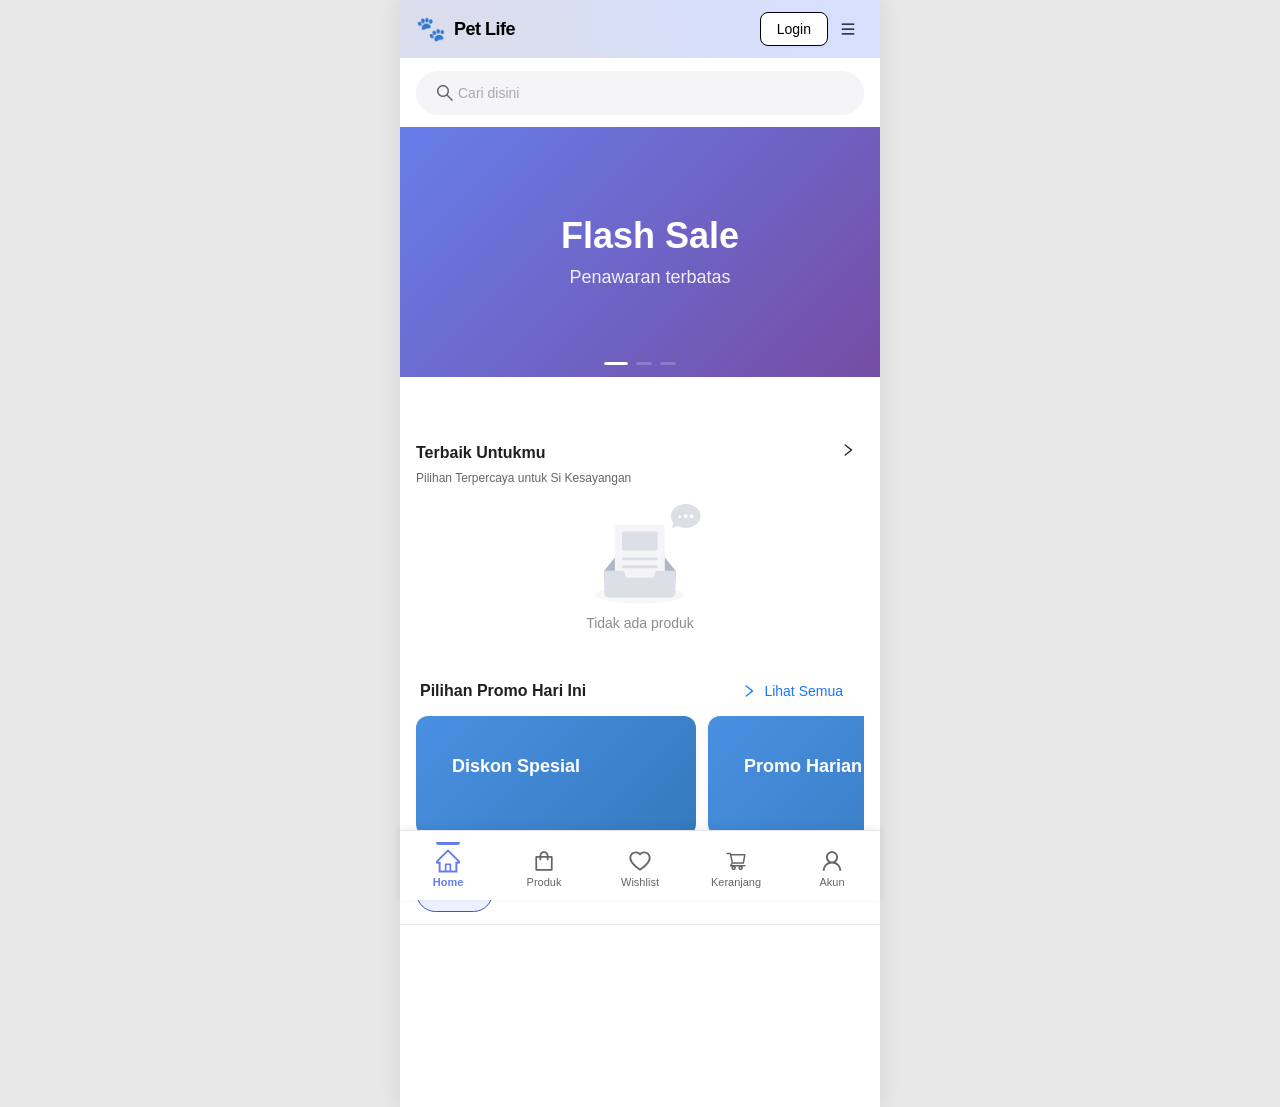
<file: index.html>
<!doctype html>
<html lang="id">
  <head>
    <meta charset="UTF-8" />
    <link rel="icon" type="image/svg+xml" href="/vite.svg" />
    <meta name="viewport" content="width=device-width, initial-scale=1.0, maximum-scale=1.0, user-scalable=no" />
    <meta name="theme-color" content="#5B4CCC" />
    <title>Petshop - Belanja Online Terpercaya</title>
    <script type="module" crossorigin src="/assets/index-BKRosAzK.js"></script>
    <link rel="stylesheet" crossorigin href="/assets/index-DHC7Kg2v.css">
  </head>
  <body>
    <div id="root"></div>
  </body>
</html>
</file>
<file: assets/index-DHC7Kg2v.css>
.search-bar-wrapper{width:100%;padding:12px 16px;background:var(--white);position:relative;z-index:88}.search-bar-input{border-radius:24px;font-size:14px;background-color:#f5f5f7;border:none;height:44px;padding:0 20px}.header-search-wrapper .search-bar-input{border-radius:20px;height:40px;background-color:#f5f5f7;border:1px solid #E8E8E8}.search-bar-input .ant-input{background-color:transparent}.search-bar-input:hover,.search-bar-input:focus,.search-bar-input.ant-input-affix-wrapper-focused{background-color:#f5f5f7;border:none;box-shadow:none}.search-bar-input .ant-input::placeholder{color:#aaa}.search-icon{color:var(--text-secondary);font-size:18px}.search-clear-icon{color:var(--text-gray);cursor:pointer;font-size:14px;transition:color .3s}.search-clear-icon:hover{color:var(--text-primary)}.search-drawer{z-index:1000!important}.search-drawer .ant-drawer-mask{background-color:#00000073}.search-drawer .ant-drawer-content-wrapper{box-shadow:none}.search-drawer .ant-drawer-content{background:var(--white)}.search-drawer-content{height:100%;display:flex;flex-direction:column}.search-drawer-header{display:flex;align-items:center;gap:12px;padding:12px 16px;background:var(--white);border-bottom:1px solid var(--border-color);position:sticky;top:0;z-index:10}.search-back-btn{flex-shrink:0;padding:4px;width:40px;height:40px;display:flex;align-items:center;justify-content:center}.search-back-btn .anticon{font-size:20px}.search-drawer-input{flex:1;border-radius:8px;font-size:14px;background-color:var(--bg-gray);border:1px solid var(--border-color)}.search-drawer-input .ant-input{background-color:transparent}.search-drawer-input:hover,.search-drawer-input:focus,.search-drawer-input.ant-input-affix-wrapper-focused{background-color:var(--white);border-color:var(--primary-color);box-shadow:0 0 0 2px #5b4ccc1a}.search-drawer-body{flex:1;overflow-y:auto;background:var(--bg-light)}.search-suggestions{background:var(--white);padding:8px 0}.search-suggestion-item{padding:12px 16px;cursor:pointer;display:flex;align-items:center;gap:12px;border-bottom:1px solid var(--border-color);transition:background-color .2s}.search-suggestion-item:hover{background-color:var(--bg-light)}.search-suggestion-item:last-child{border-bottom:none}.suggestion-icon{color:var(--text-secondary);font-size:16px;flex-shrink:0}.search-suggestion-item .ant-typography{flex:1;font-size:14px;color:var(--text-primary)}.search-suggestion-item strong{font-weight:600;color:var(--primary-color)}.suggestion-remove-icon{color:var(--text-gray);font-size:14px;flex-shrink:0;opacity:0;transition:opacity .2s,color .2s}.search-suggestion-item:hover .suggestion-remove-icon{opacity:1}.suggestion-remove-icon:hover{color:var(--text-primary)}.search-history{background:var(--white);padding:16px 0}.search-history-header{display:flex;justify-content:space-between;align-items:center;padding:0 16px 12px}.search-history-title{font-size:13px;font-weight:600;color:var(--text-secondary);text-transform:uppercase;letter-spacing:.5px}.clear-history-btn{font-size:12px;padding:0;height:auto;color:var(--primary-color)}.search-history-item{padding:12px 16px;cursor:pointer;display:flex;align-items:center;gap:12px;border-bottom:1px solid var(--border-color);transition:background-color .2s}.search-history-item:hover{background-color:var(--bg-light)}.search-history-item:last-child{border-bottom:none}.history-icon{color:var(--text-secondary);font-size:16px;flex-shrink:0}.history-text{flex:1;font-size:14px;color:var(--text-primary)}.history-remove-icon{color:var(--text-gray);font-size:14px;flex-shrink:0;opacity:0;transition:opacity .2s,color .2s}.search-history-item:hover .history-remove-icon{opacity:1}.history-remove-icon:hover{color:var(--text-primary)}.search-empty{display:flex;flex-direction:column;align-items:center;justify-content:center;padding:80px 20px;text-align:center}.search-loading{display:flex;flex-direction:column;align-items:center;justify-content:center;padding:40px 20px;gap:16px}@media (min-width: 768px){.search-drawer .ant-drawer-content-wrapper{max-width:var(--max-mobile-width);margin:0 auto}.search-bar-wrapper{max-width:var(--max-mobile-width);margin:0 auto;left:50%;transform:translate(-50%);right:auto;width:100%}}.modern-header{background:linear-gradient(77.96deg,#4658a533 15.71%,#3461fd33 87.86%);padding:0;height:auto;line-height:normal;width:100%;position:sticky;top:0;z-index:90;box-shadow:none;transition:background .3s ease,box-shadow .3s ease}.modern-header.header-scrolled{background:#4658a5;box-shadow:0 2px 8px #0000001a}.header-container{padding:0;max-width:100%}.header-top{display:flex;align-items:center;justify-content:space-between;padding:12px 16px;gap:12px}.header-left{display:flex;align-items:center;gap:12px;flex:1;min-width:0;overflow:hidden}.header-menu-btn{color:#000;padding:4px;width:36px;height:36px;display:flex;align-items:center;justify-content:center;flex-shrink:0}.header-menu-btn .anticon{font-size:20px}.header-menu-btn:hover{background-color:#485d561a;color:#000}.header-logo{display:flex;align-items:center;gap:8px;cursor:pointer;-webkit-user-select:none;user-select:none}.logo-icon{font-size:24px;line-height:1}.logo-text{color:#000;font-size:18px;font-weight:700;letter-spacing:-.5px}.header-right{display:flex;align-items:center;gap:4px;flex-shrink:0}.header-icon-btn{color:#000;padding:4px;width:36px;height:36px;display:flex;align-items:center;justify-content:center}.header-icon-btn .anticon{font-size:20px}.header-icon-btn:hover{background-color:#485d561a;color:#000}.header-avatar{cursor:pointer;border:2px solid #000000;flex-shrink:0;background-color:var(--white)}.header-login-btn{color:#000;border-color:#000;font-weight:600;height:32px;padding:0 16px;border-radius:16px}.header-login-btn:hover{background-color:#000;color:var(--white);border-color:#000}.address-bar-wrapper{background-color:#e8e6f5;padding:10px 16px;position:relative;z-index:89}.address-bar{display:flex;align-items:center;gap:8px;cursor:pointer;-webkit-user-select:none;user-select:none}.address-pin-icon{color:var(--primary-color);font-size:18px;flex-shrink:0}.address-info{flex:1;min-width:0}.address-label{font-size:13px;color:var(--text-primary);line-height:1.3}.address-location{color:var(--text-primary);font-weight:700}.address-placeholder{font-size:13px;color:var(--text-secondary);flex:1}.address-arrow{font-size:10px;color:var(--text-secondary);flex-shrink:0}.address-bar-header{display:flex;align-items:center;gap:8px;cursor:pointer;-webkit-user-select:none;user-select:none;flex:1;min-width:0;padding:4px 0}.address-pin-icon-header{color:#000;font-size:18px;flex-shrink:0}.address-info-header{flex:1;min-width:0;overflow:hidden}.address-label-header{font-size:13px;color:#000;line-height:1.3;white-space:nowrap;overflow:hidden;text-overflow:ellipsis}.address-location-header{color:#000;font-weight:700}.address-placeholder-header{font-size:13px;color:#000;opacity:.7;flex:1;white-space:nowrap;overflow:hidden;text-overflow:ellipsis}.address-arrow-header{font-size:10px;color:#000;opacity:.7;flex-shrink:0;margin-left:4px}.header-right .ant-badge{display:flex;align-items:center;justify-content:center}.header-right .ant-badge-count{background-color:#ff4757;font-size:11px;min-width:20px;height:20px;line-height:20px;padding:0 6px;border-radius:10px;box-shadow:0 0 0 2px #4658a533;font-weight:600}.header-right .ant-badge .ant-badge-count{top:2px;right:2px}.ant-dropdown-menu{border-radius:12px;box-shadow:var(--shadow-lg);padding:8px;min-width:200px}.ant-dropdown-menu-item{border-radius:8px;padding:10px 12px;font-size:14px;transition:all .2s}.ant-dropdown-menu-item:hover{background-color:var(--bg-light)}.ant-dropdown-menu-item-icon{font-size:16px;margin-right:12px}.ant-dropdown-menu-item-divider{margin:8px 0;background-color:var(--border-color)}.header-with-back{background:var(--white);box-shadow:0 2px 8px #00000014}.header-search-mode{padding:8px 16px;gap:8px}.header-back-btn{color:var(--text-primary);padding:8px;width:40px;height:40px;display:flex;align-items:center;justify-content:center;flex-shrink:0}.header-back-btn .anticon{font-size:20px}.header-back-btn:hover{background-color:var(--bg-light);color:var(--text-primary)}.header-search-wrapper{flex:1;min-width:0}.header-search-wrapper .search-bar-wrapper{padding:0;background:transparent;position:static;z-index:auto}.header-page-title{flex:1;font-size:18px;font-weight:600;color:var(--text-primary);margin:0;text-align:left}@media (min-width: 768px){.modern-header{max-width:var(--max-mobile-width);margin:0 auto}.address-bar-wrapper{max-width:var(--max-mobile-width);margin:0 auto;left:50%;transform:translate(-50%);right:auto;width:100%}}@media (max-width: 360px){.header-top{padding:10px 12px}.logo-text{font-size:16px}.header-icon-btn,.header-menu-btn{width:32px;height:32px}.header-icon-btn .anticon,.header-menu-btn .anticon{font-size:18px}}.app-layout{min-height:100vh;background-color:var(--bg-light)}.app-content{padding:0 0 80px;margin-top:0;min-height:calc(100vh - 134px);background-color:var(--bg-light)}.bottom-nav{position:fixed;bottom:0;left:0;right:0;height:70px;background-color:var(--white);border-top:1px solid var(--border-color);padding:8px 0;display:flex;align-items:center;justify-content:space-around;z-index:85;box-shadow:0 -2px 8px #0000000f}.nav-item{flex:1;display:flex;flex-direction:column;align-items:center;justify-content:center;gap:4px;cursor:pointer;padding:8px 4px;border-radius:12px;transition:all .3s ease;-webkit-user-select:none;user-select:none;position:relative}.nav-item .anticon{font-size:22px;color:var(--text-secondary);transition:all .3s ease}.nav-label{font-size:11px;color:var(--text-secondary);font-weight:500;transition:all .3s ease;line-height:1.2}.nav-item:active{transform:scale(.95)}.nav-item.active .anticon{color:var(--primary-color);transform:scale(1.1)}.nav-item.active .nav-label{color:var(--primary-color);font-weight:600}.nav-item.active:before{content:"";position:absolute;top:0;left:50%;transform:translate(-50%);width:24px;height:3px;background-color:var(--primary-color);border-radius:0 0 3px 3px}.nav-item .ant-badge{position:relative}.nav-item .ant-badge-count{background-color:var(--discount-color);font-size:10px;min-width:16px;height:16px;line-height:16px;padding:0 4px;border-radius:8px;box-shadow:0 0 0 2px var(--white);font-weight:600}.safe-area-bottom{padding-bottom:calc(8px + env(safe-area-inset-bottom))}@media (min-width: 768px){.app-layout{max-width:var(--max-mobile-width);margin:0 auto;position:relative}.bottom-nav{max-width:var(--max-mobile-width);left:50%;transform:translate(-50%)}}@media (max-width: 360px){.nav-item .anticon{font-size:20px}.nav-label{font-size:10px}.bottom-nav{height:65px}}.slider-container{width:100%;margin-bottom:0;border-radius:0;overflow:hidden;transition:all .3s ease;position:relative}.main-slider{width:100%}.slider-item{height:220px;position:relative}.slider-content-wrapper{width:100%;height:100%;cursor:pointer;transition:all .3s ease;display:flex;align-items:center;justify-content:center;padding:20px}.slider-content-wrapper:active{transform:scale(.98)}.slider-content{text-align:center;z-index:1}.slider-title{font-size:32px;font-weight:700;margin-bottom:8px;color:#fff;line-height:1.2}.slider-subtitle{font-size:16px;font-weight:400;color:#ffffffe6;line-height:1.4;margin:0}.main-slider .ant-carousel .slick-dots{bottom:16px;display:flex!important;justify-content:center;align-items:center;gap:8px}.main-slider .ant-carousel .slick-dots li{width:auto;height:auto;margin:0}.main-slider .ant-carousel .slick-dots li button{width:32px;height:4px;border-radius:2px;background:#ffffff80;transition:all .3s;padding:0;margin:0}.main-slider .ant-carousel .slick-dots li.slick-active button{width:48px;background:#fff}.main-slider .slider-item{margin:0 10px}.main-slider .slick-list{margin:0 -10px}@media (min-width: 768px){.slider-item{height:250px}.slider-title{font-size:36px}.slider-subtitle{font-size:18px}}@media (max-width: 360px){.slider-item{height:180px}.slider-title{font-size:28px}.slider-subtitle{font-size:14px}}.share-modal .ant-drawer-content-wrapper{border-radius:24px 24px 0 0;overflow:hidden}.share-modal .ant-drawer-content{background:var(--white);border-radius:24px 24px 0 0}.share-modal-content{padding-bottom:env(safe-area-inset-bottom)}.share-modal-handle{width:40px;height:4px;background-color:#d9d9d9;border-radius:2px;margin:12px auto 16px}.share-modal-header{padding:0 24px 20px;text-align:center}.share-modal-title{margin:0!important;font-size:18px;font-weight:600;color:var(--text-primary)}.share-options-grid{display:grid;grid-template-columns:repeat(4,1fr);gap:16px;padding:0 24px 32px}.share-option{display:flex;flex-direction:column;align-items:center;gap:8px;cursor:pointer;padding:8px;border-radius:12px;transition:all .3s}.share-option:active{transform:scale(.95);background-color:var(--bg-gray)}.share-option-icon{width:56px;height:56px;border-radius:16px;display:flex;align-items:center;justify-content:center;transition:all .3s;box-shadow:0 2px 8px #0000000f}.share-option-emoji{font-size:28px;line-height:1}.share-option-label{font-size:12px;color:var(--text-primary);text-align:center;font-weight:500;line-height:1.2;word-wrap:break-word;max-width:100%}@media (min-width: 768px){.share-modal .ant-drawer-content-wrapper{max-width:var(--max-mobile-width);margin:0 auto}}@media (max-width: 360px){.share-options-grid{grid-template-columns:repeat(3,1fr)}}.home-page-modern{background-color:var(--bg-light);min-height:100vh;padding-bottom:20px}.hero-section{margin-bottom:0;padding:0}.categories-section-modern{padding:20px 16px;background-color:var(--white);margin-bottom:8px}.section-header-categories{margin-bottom:16px}.section-header-categories .section-title-modern{margin:0!important;font-size:16px;font-weight:700;color:var(--text-primary)}.categories-grid{display:grid;grid-template-columns:repeat(6,1fr);gap:8px}.category-item-modern{display:flex;flex-direction:column;align-items:center;cursor:pointer;-webkit-user-select:none;user-select:none;transition:all .2s ease}.category-item-modern:active{transform:scale(.95)}.category-icon-modern{width:52px;height:52px;border-radius:12px;background:#e8eeff;display:flex;align-items:center;justify-content:center;overflow:hidden;flex-shrink:0;transition:all .3s ease;box-shadow:0 2px 8px #5b4ccc14;opacity:1}.category-item-modern:hover .category-icon-modern{background:#dde5ff;box-shadow:0 4px 12px #5b4ccc26;transform:translateY(-2px)}.category-emoji{font-size:28px;line-height:1}.category-name-modern{font-family:Poppins,sans-serif;font-weight:400;font-size:10px;line-height:10.94px;letter-spacing:0px;text-align:center;color:#2e3137;width:52px;max-width:52px;display:-webkit-box;-webkit-line-clamp:2;line-clamp:2;-webkit-box-orient:vertical;overflow:hidden;word-wrap:break-word}.terbaik-untukmu-carousel .slick-slide{padding:0 8px}.terbaik-untukmu-carousel .slick-list{margin:0 -8px}.terbaik-untukmu-container{display:flex;gap:12px;background:#fff;border-radius:16px;padding:16px;box-shadow:0 2px 8px #00000014}@media (min-width: 992px){.terbaik-untukmu-carousel .slick-slide{padding:0 12px}.terbaik-untukmu-carousel .slick-list{margin:0 -12px}}@media (max-width: 991px){.terbaik-untukmu-carousel .slick-slide{padding:0 6px}.terbaik-untukmu-carousel .slick-list{margin:0 -6px}}.flash-sale-banner-terbaik{flex:0 0 140px;background:linear-gradient(197.97deg,#410500 15.51%,#1f1f1f 46.73%,#ad150d 67.4%,#410500 102.54%);border-radius:12px;padding:16px;position:relative;overflow:hidden}.flash-sale-banner-content{display:flex;flex-direction:column;justify-content:space-between;height:100%;position:relative;z-index:1}.flash-sale-banner-text{color:#fff}.flash-sale-timer{margin-top:8px;margin-bottom:16px}.flash-sale-icon-wrapper{display:flex;justify-content:center;align-items:center;margin-top:16px;filter:drop-shadow(0 2px 4px rgba(0,0,0,.2))}.terbaik-untukmu-products{flex:1;min-width:0}.terbaik-untukmu-carousel .ant-carousel .slick-list{margin:0 -8px}.terbaik-untukmu-carousel .ant-carousel .slick-slide>div{padding:0 8px}.terbaik-untukmu-carousel .product-card-modern{margin-bottom:0;margin-right:12px}.terbaik-untukmu-carousel .ant-carousel .slick-slide{padding-right:12px}@media (max-width: 480px){.terbaik-untukmu-container{flex-direction:column}.flash-sale-banner-terbaik{flex:0 0 auto;width:100%;min-height:120px}.flash-sale-banner-content{flex-direction:row;align-items:center}.flash-sale-icon-wrapper{margin-top:0;margin-left:16px}}@media (max-width: 360px){.categories-grid{grid-template-columns:repeat(3,1fr);gap:8px}.category-icon-modern{width:48px;height:48px}.category-emoji{font-size:24px}.category-name-modern{width:48px;max-width:48px}}.section-modern{padding:12px;background-color:var(--white);margin-bottom:8px}.section-header-modern{margin-bottom:16px}.section-title-modern{margin:0!important;font-size:18px;font-weight:700;color:var(--text-primary);line-height:1.3}.section-subtitle-modern{font-size:12px;color:var(--text-secondary);display:block;margin-top:4px}.home-page-modern .product-buy-btn{display:none}.flash-sale-section-modern{padding:16px;background:linear-gradient(135deg,#fff5f5,#fff);margin-bottom:8px}.flash-sale-header{display:flex;align-items:center;justify-content:space-between;margin-bottom:12px}.flash-sale-title-row{display:flex;align-items:center;gap:8px}.flash-sale-icon{width:32px;height:32px;border-radius:50%;background-color:#fff;display:flex;align-items:center;justify-content:center;box-shadow:0 2px 8px #ff475733}.flash-sale-title{margin:0!important;font-size:16px;font-weight:700;color:var(--text-primary)}.flash-sale-tag{font-size:10px;padding:2px 8px;border-radius:4px;font-weight:600}.flash-sale-link{font-size:12px;padding:0;height:auto;color:var(--primary-color);font-weight:600}.flash-sale-grid{display:grid;grid-template-columns:repeat(2,1fr);gap:12px}.flash-sale-card-modern{border-radius:12px;overflow:hidden;border:2px solid var(--discount-color);box-shadow:0 4px 12px #ff475726}.flash-sale-card-modern .ant-card-body{padding:10px!important}.flash-sale-image-wrapper{position:relative;width:100%;padding-top:100%;background-color:var(--bg-gray);overflow:hidden}.flash-sale-image{position:absolute;top:0;left:0;width:100%;height:100%;object-fit:cover}.flash-sale-badge{position:absolute;top:8px;right:8px;background-color:var(--discount-color);color:var(--white);padding:4px 8px;border-radius:4px;font-size:10px;font-weight:700;z-index:2}.flash-sale-info{margin-bottom:10px}.flash-sale-name{font-size:13px;color:var(--text-primary);display:block;margin-bottom:6px;line-height:1.3;display:-webkit-box;-webkit-line-clamp:2;line-clamp:2;-webkit-box-orient:vertical;overflow:hidden;min-height:34px}.flash-sale-price{font-size:16px;font-weight:700;color:var(--text-primary);display:block;margin-bottom:6px}.flash-sale-rating{display:flex;align-items:center;gap:4px}.flash-sale-rating-text{font-size:11px;color:var(--text-secondary)}.flash-sale-btn{border-radius:8px;font-weight:600;height:36px;background:linear-gradient(135deg,var(--primary-color) 0%,var(--secondary-color) 100%);border:none}.promo-section-modern{padding:16px;background-color:var(--white);margin-bottom:8px}.promo-header{display:flex;align-items:center;justify-content:space-between;margin-bottom:12px}.promo-title{margin:0!important;font-size:16px;font-weight:700;color:var(--text-primary)}.promo-link{font-size:12px;padding:0;height:auto;color:var(--primary-color);font-weight:600}.promo-banners{display:flex;gap:12px;overflow-x:auto;-webkit-overflow-scrolling:touch;scrollbar-width:none}.promo-banners::-webkit-scrollbar{display:none}.promo-banner{min-width:280px;height:120px;border-radius:12px;background:linear-gradient(135deg,var(--primary-color) 0%,var(--secondary-color) 100%);overflow:hidden;position:relative;box-shadow:0 4px 12px #5b4ccc33}.promo-banner-content{padding:20px;position:relative;z-index:2}.promo-banner-text{color:var(--white);font-size:18px;font-weight:700}.filters-section{padding:12px 16px;background-color:var(--white);margin-bottom:8px;border-top:1px solid var(--border-color);border-bottom:1px solid var(--border-color)}.filters-tabs{display:flex;gap:8px;overflow-x:auto;-webkit-overflow-scrolling:touch;scrollbar-width:none}.filters-tabs::-webkit-scrollbar{display:none}.filter-tab{padding:8px 16px;border-radius:20px;background-color:var(--bg-gray);color:var(--text-primary);font-size:13px;font-weight:600;white-space:nowrap;cursor:pointer;transition:all .3s;-webkit-user-select:none;user-select:none;border:2px solid transparent}.filter-tab:active{transform:scale(.95)}.filter-tab.active{background:#ecf0ff;color:#4658a5;border:1px solid #4658A5;box-shadow:none}@media (min-width: 768px){.home-page-modern{max-width:var(--max-mobile-width);margin:0 auto}.products-grid-modern{column-count:2;column-gap:8px}.categories-grid{grid-template-columns:repeat(6,1fr);gap:12px}.back-to-top{left:50%;transform:translate(-50%)}}@media (min-width: 1024px){.products-grid-modern{column-count:2;column-gap:8px}.section-modern{padding:16px}}@media (max-width: 360px){.products-grid-modern{column-gap:8px}.section-modern{padding:12px}.product-card-modern{margin-bottom:8px}.product-name-modern{font-size:12px}.product-price-modern{font-size:14px}}.products-page-modern{background-color:var(--bg-light);min-height:100vh;padding-bottom:20px}.products-page-header{display:flex;align-items:center;gap:12px;padding:12px 16px;background:#fff;border-bottom:1px solid var(--border-color);position:sticky;top:0;z-index:100}.products-back-btn{display:flex;align-items:center;justify-content:center;border:none;background:transparent;color:#333;font-size:20px;padding:8px;cursor:pointer;width:40px;height:40px;border-radius:50%;transition:background-color .2s;flex-shrink:0}.products-back-btn:hover{background-color:#f5f5f5}.products-search-wrapper{flex:1;min-width:0}.products-search-wrapper .search-bar-wrapper{padding:0;background:transparent}.products-search-wrapper .search-bar-input{border-radius:20px;height:40px;background-color:#f5f5f7;border:none}.category-header{padding:16px;background-color:var(--white);border-bottom:1px solid var(--border-color)}.category-header-content{display:flex;align-items:center;justify-content:space-between}.category-header-title{font-size:18px;font-weight:700;color:var(--text-primary)}.category-clear-btn{color:var(--primary-color);font-size:13px;font-weight:600;padding:4px 12px;height:auto}.category-clear-btn:hover{color:var(--primary-hover);background-color:#5b4ccc0d}.filters-bar{display:flex;gap:8px;padding:12px 16px;background-color:var(--white);border-bottom:1px solid var(--border-color);overflow-x:auto;-webkit-overflow-scrolling:touch;scrollbar-width:none}.filters-bar::-webkit-scrollbar{display:none}.filter-btn{min-width:fit-content;padding:6px 14px;height:32px;border-radius:36px!important;border:1px solid var(--border-color);background-color:var(--white);color:var(--text-primary);font-size:13px;font-weight:500;white-space:nowrap;transition:all .3s}.filter-btn:hover{border-color:var(--primary-color);color:var(--primary-color)}.filter-btn-active{background:#ecf0ff;color:#4658a5;border:1px solid #4658A5;box-shadow:none}.filter-btn-active:hover{background:#ecf0ff;color:#4658a5;border-color:#4658a5}.address-info-bar{padding:10px 16px;background-color:#f8f8fa;border-bottom:1px solid var(--border-color);display:flex;align-items:center;gap:8px;cursor:pointer;-webkit-user-select:none;user-select:none}.address-pin-icon{color:var(--primary-color);font-size:16px;flex-shrink:0}.address-info-text{font-size:12px;color:var(--text-primary);flex:1}.address-info-text strong{color:var(--text-primary);font-weight:600}.address-option{padding:4px 0}.address-option-name{display:flex;align-items:center;gap:8px;margin-bottom:4px}.address-badge{background-color:var(--primary-light);color:var(--primary-color);padding:2px 8px;border-radius:4px;font-size:10px;font-weight:600}.address-option-text{font-size:12px;display:block;line-height:1.4}.address-selector-footer{border-top:1px solid var(--border-color);padding:8px;background-color:var(--bg-light)}.products-content-modern{padding:12px}.products-grid-modern{column-count:2;column-gap:8px;column-fill:balance}.product-card-modern{background-color:var(--white);border-radius:16px;overflow:hidden;border:none;cursor:pointer;transition:all .3s cubic-bezier(.4,0,.2,1);display:inline-block;vertical-align:top;width:100%;margin-bottom:8px;break-inside:avoid;-webkit-column-break-inside:avoid;page-break-inside:avoid;position:relative;box-shadow:0 2px 8px #00000014}.product-card-modern:before{content:"";position:absolute;top:0;left:0;right:0;bottom:0;background:linear-gradient(135deg,#5b4ccc05,#8a5dff05);opacity:0;transition:opacity .3s ease;pointer-events:none;z-index:1}.product-card-modern:hover{transform:translateY(-4px);box-shadow:0 8px 24px #5b4ccc2e}.product-card-modern:hover:before{opacity:1}.product-card-modern:active{transform:translateY(-2px);box-shadow:0 4px 16px #5b4ccc38}.product-image-container{position:relative;width:100%;height:160.5px;background-color:var(--bg-gray);overflow:hidden;border-radius:16px 16px 0 0;z-index:2;break-inside:avoid;-webkit-column-break-inside:avoid;page-break-inside:avoid}.product-image-modern{position:absolute;top:0;left:0;width:100%;height:100%;display:block;object-fit:cover;object-position:center;transition:transform .3s ease}.product-card-modern:hover .product-image-modern{transform:scale(1.05)}.product-image-placeholder{position:absolute;top:0;left:0;width:100%;height:100%;display:flex;align-items:center;justify-content:center;background:linear-gradient(135deg,#f5f5f5,#e0e0e0)}.product-discount-badge{position:absolute;bottom:0;left:0;background:#fff5f6;color:#f94e62;padding:2px 6px;border-top-right-radius:8px;border-bottom-left-radius:0;border:.57px solid rgba(249,78,98,.1);font-family:Inter,-apple-system,BlinkMacSystemFont,Segoe UI,sans-serif;font-size:9.14px;font-weight:700;font-style:normal;line-height:1;letter-spacing:0px;z-index:4;transition:all .3s ease}.product-card-modern:hover .product-discount-badge{background:#ffe8eb}.product-info-modern{padding:8px 8px 12px;flex:1;display:flex;flex-direction:column;gap:4px;position:relative;z-index:2;break-inside:avoid;-webkit-column-break-inside:avoid;page-break-inside:avoid}.product-name-modern{font-family:Inter,-apple-system,BlinkMacSystemFont,Segoe UI,sans-serif;font-size:14px;font-weight:400;font-style:normal;line-height:1.4;letter-spacing:0%;color:var(--text-primary);transition:color .3s ease;word-wrap:break-word}.product-card-modern:hover .product-name-modern{color:var(--primary-color)}.product-price-row{display:flex;align-items:flex-start;justify-content:space-between;gap:8px}.product-price-info{display:flex;flex-direction:column;gap:2px;flex:1}.product-price-modern{font-size:16px;font-weight:700;color:var(--text-primary);line-height:1.2;transition:color .3s ease}.product-card-modern:hover .product-price-modern{color:var(--primary-color)}.product-original-price{font-size:11px;color:var(--text-gray);line-height:1.2}.product-rating-row{display:flex;align-items:center;gap:4px;transition:transform .3s ease}.product-card-modern:hover .product-rating-row{transform:translate(2px)}.product-rating-text{font-size:11px;color:var(--text-secondary);line-height:1}.products-page-modern .product-buy-btn{display:none}.product-buy-btn{margin:0 10px 10px;border-radius:8px;font-weight:600;font-size:13px;height:36px;background:linear-gradient(135deg,var(--primary-color) 0%,var(--secondary-color) 100%);border:none;box-shadow:0 2px 8px #5b4ccc4d;transition:all .3s ease;position:relative;z-index:2}.product-buy-btn:hover,.product-buy-btn:focus{background:linear-gradient(135deg,var(--primary-hover) 0%,var(--primary-dark) 100%);box-shadow:0 4px 12px #5b4ccc66;transform:translateY(-2px)}.product-card-modern:hover .product-buy-btn{box-shadow:0 4px 16px #5b4ccc80}.product-buy-btn:disabled{background:var(--bg-gray);color:var(--text-gray);box-shadow:none}.filter-drawer .ant-drawer-content-wrapper{border-radius:24px 24px 0 0}.filter-drawer .ant-drawer-header{border-bottom:1px solid #E5E5E5;padding:16px 20px;background-color:var(--white)}.filter-drawer .ant-drawer-body{padding:0;background-color:#f5f7fa;overflow-x:hidden}.filter-drawer-header{display:flex;align-items:center;justify-content:center;width:100%;position:relative}.filter-drawer-title{font-size:18px;font-weight:700;color:var(--text-primary)}.filter-reset-btn{position:absolute;right:0;color:#4658a5;font-size:14px;font-weight:600;padding:0;height:auto}.filter-reset-btn:hover{color:#3547a0}.filter-content{padding:0;background-color:var(--white);overflow-x:hidden;width:100%}.filter-section{padding:20px;background-color:#f5f7fa;margin-bottom:0;overflow-x:hidden}.filter-section:last-of-type{margin-bottom:0;padding-bottom:0}.filter-section-title{display:block;margin-bottom:16px;font-size:16px;font-weight:700;color:#1a1a1a}.filter-pills-container{display:flex;flex-wrap:wrap;gap:10px}.filter-pill{padding:10px 20px;height:auto;border-radius:24px;border:1px solid #E0E0E0;background-color:var(--white);color:#2e3137;font-size:14px;font-weight:400;transition:all .3s;line-height:1.4}.filter-pill:hover{border-color:#4658a5;color:#4658a5;background-color:var(--white)}.filter-pill-active{background:#ecf0ff!important;color:#4658a5!important;border:1px solid #4658A5!important;font-weight:500}.filter-pill-active:hover{background:#ecf0ff!important;color:#4658a5!important;border-color:#4658a5!important}.filter-apply-btn{margin:20px;border-radius:40px!important;height:48px!important;font-size:16px!important;font-weight:600!important;background:#4658a5!important;border:none!important;box-shadow:none!important;width:calc(100% - 40px)!important}.filter-apply-btn:hover,.filter-apply-btn:focus{background:#4658a5;box-shadow:none}.back-to-top{position:fixed;bottom:90px;left:50%;transform:translate(-50%);z-index:90;animation:fadeInUp .3s ease-in-out}@keyframes fadeInUp{0%{opacity:0;transform:translate(-50%) translateY(20px)}to{opacity:1;transform:translate(-50%) translateY(0)}}.back-to-top-btn{width:151px;height:32px;max-height:32px;border-radius:32px!important;background:#ecf0ff!important;border:none!important;box-shadow:0 4px 8px #00000014!important;font-family:Poppins,sans-serif!important;font-weight:600!important;font-size:12px!important;line-height:16px!important;letter-spacing:0%;text-align:center;color:#4658a5!important;display:flex!important;align-items:center!important;justify-content:center!important;gap:8px;padding:8px 16px!important;transition:all .3s ease}.back-to-top-btn:hover,.back-to-top-btn:focus{background:#dde5ff!important;color:#4658a5!important;box-shadow:0 6px 12px #0000001f!important;transform:translateY(-2px)}.back-to-top-btn:active{transform:translateY(0);box-shadow:0 2px 4px #00000014!important}.loading-container{display:flex;justify-content:center;align-items:center;min-height:300px;padding:40px}@media (min-width: 768px){.products-page-modern{max-width:var(--max-mobile-width);margin:0 auto}.products-grid-modern{column-count:2;column-gap:8px}.filter-drawer .ant-drawer-content-wrapper{max-width:var(--max-mobile-width);margin:0 auto}.back-to-top{left:50%;transform:translate(-50%)}}@media (min-width: 1024px){.products-grid-modern{column-count:2;column-gap:8px}.products-content-modern{padding:16px}}@media (max-width: 360px){.products-grid-modern{column-gap:8px}.products-content-modern{padding:12px}.product-card-modern{margin-bottom:8px}.product-name-modern{font-size:12px}.product-price-modern{font-size:14px}}.product-detail-page{min-height:100vh;padding-bottom:80px;background-color:#f1f6fb}.product-detail-loading,.product-detail-error{display:flex;align-items:center;justify-content:center;min-height:100vh;font-size:16px}.product-detail-top-nav{position:sticky;top:0;z-index:100;display:flex;align-items:center;justify-content:space-between;padding:12px 16px;background:#fff;box-shadow:0 1px 4px #00000014}.nav-back-btn{display:flex;align-items:center;justify-content:center;border:none;background:transparent;color:#333;font-size:20px;padding:8px;cursor:pointer;width:40px;height:40px;border-radius:50%;transition:background-color .2s}.nav-back-btn:hover{background-color:#f5f5f5}.nav-icons-group{display:flex;align-items:center;gap:4px}.nav-icon-btn{display:flex;align-items:center;justify-content:center;border:none;background:transparent;color:#333;font-size:20px;padding:8px;cursor:pointer;width:40px;height:40px;border-radius:50%;position:relative;transition:background-color .2s}.nav-icon-btn:hover{background-color:#f5f5f5}.nav-cart-btn{position:relative}.cart-badge{position:absolute;top:4px;right:4px;background:#ff4d4f;color:#fff;border-radius:50%;min-width:18px;height:18px;font-size:10px;display:flex;align-items:center;justify-content:center;font-weight:700;padding:0 4px;line-height:1}.product-image-section{position:relative;width:100%;background:#f5f5f5}.product-image-carousel{width:100%}.product-image-slide{width:100%;aspect-ratio:1;display:flex;align-items:center;justify-content:center;background:#f5f5f5}.product-main-image{width:100%;height:100%;object-fit:contain;background:#fff}.product-image-placeholder{width:100%;aspect-ratio:1;display:flex;align-items:center;justify-content:center;background:#f5f5f5}.product-image-indicator{position:absolute;bottom:12px;left:12px;background:#0009;color:#fff;padding:4px 12px;border-radius:20px;font-size:12px;font-weight:500;display:inline-block}.product-details-section{background:#fff;padding:20px 16px;border-radius:16px;margin:8px 16px}.product-price{font-size:24px;font-weight:700;color:#333;margin-bottom:12px;line-height:1.2}.product-name{font-size:16px;font-weight:500;color:#333;margin-bottom:12px;line-height:1.4;display:-webkit-box;-webkit-line-clamp:2;line-clamp:2;-webkit-box-orient:vertical;overflow:hidden;text-overflow:ellipsis}.product-rating-section{display:flex;align-items:center;gap:6px;margin-bottom:12px;flex-wrap:wrap}.product-rating-section .ant-rate{margin:0;line-height:1}.product-rating-section .ant-rate-star{margin-right:2px}.rating-text{font-size:14px;color:#666}.product-categories{font-size:14px;color:#666;margin-bottom:16px}.product-description-section{margin-top:16px}.product-description-text{font-size:14px;color:#333;line-height:1.6;margin-bottom:8px}.read-more-btn{padding:0;height:auto;font-size:14px;font-weight:600;color:var(--primary-color);background:transparent;border:none;cursor:pointer;display:flex;align-items:center;gap:4px;margin-top:8px;transition:color .3s}.read-more-btn:hover{color:var(--primary-hover)}.product-specifications-table{margin-top:20px;padding-top:20px;border-top:1px solid #e5e5e5}.spec-table{width:100%;border-collapse:collapse;background:transparent}.spec-table tbody tr{border-bottom:1px solid #f0f0f0}.spec-table tbody tr:last-child{border-bottom:none}.spec-label{padding:12px 0;font-size:14px;color:#666;font-weight:400;width:45%;vertical-align:top;text-align:left}.spec-value{padding:12px 0;font-size:14px;color:#1a1a1a;font-weight:400;vertical-align:top;text-align:left}.spec-category{color:var(--primary-color);font-weight:500}.reviews-section{background:#fff;padding:20px 16px;border-radius:16px;margin:8px 16px}.reviews-title{font-size:18px;font-weight:600;margin-bottom:16px;color:#333}.reviews-loading{display:flex;justify-content:center;padding:40px 0}.reviews-summary{display:flex;align-items:center;gap:6px;margin-bottom:20px;flex-wrap:wrap}.reviews-summary .ant-rate{margin:0;line-height:1}.reviews-summary .ant-rate-star{margin-right:2px}.reviews-summary-text{font-size:14px;color:#666}.review-item{margin-bottom:16px}.review-text{font-size:14px;color:#333;line-height:1.6;margin-bottom:8px}.review-more-btn{padding:0;height:auto;font-size:14px;color:#1890ff}.review-images{display:grid;grid-template-columns:repeat(4,1fr);gap:8px;margin-top:16px;width:100%}.review-image-item{aspect-ratio:1;border-radius:8px;overflow:hidden;background:#e0e0e0;display:flex;align-items:center;justify-content:center;width:100%;min-height:0}.review-image-item img{width:100%;height:100%;object-fit:cover}.review-image-more{background:#e0e0e0;color:#666;font-size:12px;font-weight:500;text-align:center;padding:8px;display:flex;align-items:center;justify-content:center}.review-image-placeholder{background:#e0e0e0;border-radius:8px}.related-products-section{padding:20px 16px;background:#fff;border-radius:16px;margin:8px 16px}.related-products-header{display:flex;justify-content:space-between;align-items:center;margin-bottom:16px}.related-products-title{font-size:18px;font-weight:600;margin:0;color:#333}.see-all-btn{padding:0;height:auto;font-size:14px;color:#1890ff}.related-products-list{display:flex;gap:8px;overflow-x:auto;-webkit-overflow-scrolling:touch;scrollbar-width:none;padding-bottom:4px}.related-products-list::-webkit-scrollbar{display:none}.related-product-card{flex:0 0 auto;width:calc((100% - 8px)*.4);min-width:140px;background:#fff;border-radius:8px;overflow:hidden;cursor:pointer;transition:transform .2s}.related-product-card:active{transform:scale(.98)}.related-product-image-wrapper{position:relative;width:100%;aspect-ratio:1;background:#f5f5f5;border-radius:8px;overflow:hidden}.related-product-image{width:100%;height:100%;object-fit:cover}.related-product-placeholder{width:100%;height:100%;display:flex;align-items:center;justify-content:center;color:#ccc;font-size:32px}.related-product-discount{position:absolute;top:8px;left:8px;background:#ff4d4f;color:#fff;padding:4px 8px;border-radius:4px;font-size:11px;font-weight:600}.related-product-info{padding:12px 8px}.related-product-name{font-size:13px;font-weight:500;color:#333;margin-bottom:8px;display:-webkit-box;-webkit-line-clamp:2;line-clamp:2;-webkit-box-orient:vertical;overflow:hidden;line-height:1.4;min-height:36px}.related-product-price{display:flex;align-items:center;gap:8px;margin-bottom:8px;flex-wrap:wrap}.related-product-current-price{font-size:14px;font-weight:600;color:#333}.related-product-original-price{font-size:12px;color:#999;text-decoration:line-through}.related-product-rating{display:flex;align-items:center;gap:4px;font-size:12px;color:#666}.back-to-top-btn{position:fixed;left:50%;transform:translate(-50%);z-index:99;border-radius:40px;box-shadow:0 4px 12px #00000026;background:var(--white);border:1px solid var(--border-color);padding:10px 16px;display:flex;align-items:center;gap:8px;cursor:pointer;font-size:14px;font-weight:600;color:var(--text-primary);transition:all .3s;height:44px}.back-to-top-btn:hover{background:var(--bg-light);border-color:var(--text-secondary);transform:translate(-50%) translateY(-2px);box-shadow:0 6px 16px #0003}.product-detail-bottom-nav{position:fixed;bottom:0;left:0;right:0;display:flex;gap:12px;padding:12px 16px;background:#fff;box-shadow:0 -2px 8px #0000001a;z-index:100}.buy-now-btn{flex:1;height:44px;border:1px solid var(--primary-color);color:var(--primary-color);background:var(--white);border-radius:40px;font-size:14px;font-weight:600;cursor:pointer;transition:all .3s;display:flex;align-items:center;justify-content:center}.buy-now-btn:hover:not(:disabled){border-color:var(--primary-hover);color:var(--primary-hover);background:var(--primary-light)}.buy-now-btn:disabled{opacity:.5;cursor:not-allowed;border-color:var(--border-color);color:var(--text-gray)}.add-to-cart-btn{flex:1;height:44px;background:var(--primary-color);border:none;border-radius:40px;font-size:14px;font-weight:600;display:flex;align-items:center;justify-content:center;gap:8px;color:var(--white);cursor:pointer;transition:all .3s}.add-to-cart-btn:hover:not(:disabled){background:var(--primary-hover)}.add-to-cart-btn:disabled{opacity:.5;cursor:not-allowed;background:var(--border-color)}@media (min-width: 768px){.product-detail-page{max-width:768px;margin:0 auto}.product-details-section,.reviews-section,.related-products-section{padding:24px}.related-products-carousel{margin:0;padding:0}}.product-detail-page .ant-carousel .slick-slide{text-align:center;overflow:hidden}.product-detail-page .ant-carousel .slick-list{margin:0}.product-detail-page .ant-typography{margin-bottom:0}.product-detail-page .ant-rate-star{margin-right:2px}.product-detail-page .ant-empty{margin:20px 0}.categories-page{padding:16px;min-height:calc(100vh - 60px)}.category-card{border-radius:12px;text-align:center}.category-image-wrapper{width:100%;padding-top:100%;position:relative;overflow:hidden;background:var(--bg-gray)}.category-image{position:absolute;top:0;left:0;width:100%;height:100%;object-fit:cover}.category-name{font-weight:600;margin-top:8px}.flash-sales-page{padding:16px;min-height:calc(100vh - 60px)}.flash-sales-section{margin-bottom:32px}.section-header{display:flex;align-items:center;gap:8px;margin-bottom:16px}.section-icon{color:var(--primary-color);font-size:24px}.upcoming-sale-card{border-radius:12px}.upcoming-image{width:100%;border-radius:8px}.upcoming-time{margin:8px 0}.faq-page,.contact-page{padding:16px;min-height:calc(100vh - 60px)}.contact-info{display:flex;flex-direction:column;gap:8px;margin-bottom:24px;padding:16px;background:var(--bg-gray);border-radius:8px}.auth-page{min-height:100vh;display:flex;align-items:center;justify-content:center;padding:20px;background:#fff}.auth-container{width:100%;max-width:400px;display:flex;flex-direction:column}.auth-header{text-align:center;margin-bottom:32px}.auth-logo{display:flex;justify-content:center;margin-bottom:24px}.auth-logo img{width:80px;height:80px;border-radius:12px;object-fit:contain;background:#f0f0f0;padding:12px}.auth-title{color:var(--primary-color, #667eea)!important;font-size:28px!important;font-weight:700!important;margin-bottom:12px!important;text-align:center}.auth-description{color:#666;font-size:14px;line-height:1.5;text-align:center;display:block;margin-bottom:0}.auth-form{width:100%}.auth-input{height:48px;border-radius:8px;background:#f5f5f5;border:none;font-size:16px}.auth-input:focus,.auth-input:hover{background:#f5f5f5;border-color:var(--primary-color, #667eea)}.auth-input::placeholder{color:#999}.auth-forgot-password{text-align:right;margin-bottom:24px;margin-top:-8px}.auth-forgot-password a{color:#666;font-size:14px;text-decoration:none}.auth-forgot-password a:hover{color:var(--primary-color, #667eea)}.auth-checkbox{margin-bottom:24px}.auth-checkbox-text{color:#333;font-size:14px}.auth-checkbox-text a{color:var(--primary-color, #667eea);text-decoration:none;font-weight:500}.auth-checkbox-text a:hover{text-decoration:underline}.auth-button{height:48px!important;font-size:16px!important;font-weight:600!important;border-radius:60px!important;margin-top:8px;color:#fff!important}.auth-button:hover,.auth-button:focus{color:#fff!important}.auth-footer{text-align:center;margin-top:32px}.auth-footer-text{color:#333;font-size:14px}.auth-footer-text a{color:var(--primary-color, #667eea);font-weight:600;text-decoration:none}.auth-footer-text a:hover{text-decoration:underline}.auth-form .ant-form-item{margin-bottom:20px}.auth-form .ant-input-affix-wrapper{background:#f5f5f5;border:none;border-radius:8px;height:48px}.auth-form .ant-input-affix-wrapper:hover,.auth-form .ant-input-affix-wrapper-focused{background:#f5f5f5;border-color:var(--primary-color, #667eea);box-shadow:0 0 0 2px #667eea1a}.auth-form .ant-input{background:transparent;border:none}.auth-form .ant-input-password-icon{color:#999}.auth-form .ant-checkbox-wrapper{align-items:flex-start}.auth-form .ant-checkbox{margin-top:2px}.profile-page{padding:0;min-height:calc(100vh - 60px);background-color:var(--bg-gray)}.profile-settings-header{display:flex;align-items:center;padding:16px;background-color:var(--white);position:sticky;top:0;z-index:100;box-shadow:0 2px 4px #0000000d}.profile-settings-title{font-size:18px;font-weight:600;color:var(--text-primary);margin:0}.profile-page .ant-tabs{background-color:var(--white);margin:16px;border-radius:12px;padding:16px;box-shadow:var(--shadow)}.profile-header{text-align:center;margin-bottom:24px}.profile-account-page{min-height:100vh;background-color:var(--bg-gray);padding-bottom:20px}.profile-account-header{display:flex;align-items:center;padding:12px 16px;background-color:var(--white);position:sticky;top:0;z-index:100;box-shadow:0 1px 2px #0000000d}.back-icon{font-size:20px;color:var(--text-primary);cursor:pointer;margin-right:12px;padding:4px;display:flex;align-items:center}.profile-account-title{font-size:18px;font-weight:600;color:var(--text-primary);margin:0;flex:1}.profile-section{display:flex;flex-direction:column;align-items:center;padding:32px 16px 24px;background-color:var(--white);margin-bottom:12px}.profile-picture-wrapper{position:relative;margin-bottom:20px}.profile-avatar{width:80px!important;height:80px!important;border:none}.camera-icon-wrapper{position:absolute;bottom:0;right:0;background-color:var(--primary-color);border-radius:50%;width:28px;height:28px;display:flex;align-items:center;justify-content:center;cursor:pointer;border:3px solid var(--white);box-shadow:0 2px 4px #00000026}.camera-icon{color:var(--white);font-size:14px}.profile-name{font-size:20px;font-weight:600;color:var(--text-primary);margin:0 0 6px}.profile-email{font-size:14px;color:var(--text-secondary);margin:0}.quick-access-card{display:flex;justify-content:space-around;background-color:var(--white);padding:20px 16px;margin:0 16px 12px;border-radius:12px;box-shadow:0 1px 3px #00000014}.quick-access-button{display:flex;flex-direction:column;align-items:center;cursor:pointer;flex:1;transition:transform .2s}.quick-access-button:active{transform:scale(.95)}.quick-access-icon-wrapper{width:56px;height:56px;border-radius:12px;background-color:var(--primary-light);display:flex;align-items:center;justify-content:center;margin-bottom:10px}.quick-access-icon{font-size:24px;color:var(--primary-color)}.quick-access-label{font-size:13px;color:var(--text-primary);font-weight:500;text-align:center}.settings-section{margin:0 16px 12px}.settings-section-title{font-size:14px;font-weight:600;color:var(--text-primary);margin:0 0 8px;padding:0 4px}.settings-card{background-color:var(--white);border-radius:12px;box-shadow:0 1px 3px #00000014;overflow:hidden}.settings-item{display:flex;align-items:center;justify-content:space-between;padding:16px;cursor:pointer;border-bottom:1px solid var(--border-color);transition:background-color .2s}.settings-item:last-child{border-bottom:none}.settings-item:active{background-color:var(--bg-light)}.settings-item-left{display:flex;align-items:center;gap:12px;flex:1}.settings-item-icon{font-size:20px;color:var(--primary-color);min-width:20px}.settings-item-label{font-size:14px;color:var(--text-primary);font-weight:500}.settings-item-arrow{font-size:14px;color:var(--text-secondary);margin-left:8px}.promo-section{margin:0 16px 16px}.promo-header{display:flex;align-items:center;justify-content:space-between;margin-bottom:8px;padding:0 4px}.promo-title{font-size:14px;font-weight:600;color:var(--text-primary);margin:0}.promo-close{font-size:18px;color:var(--text-secondary);cursor:pointer;padding:4px;display:flex;align-items:center;justify-content:center}.promo-banner{background:linear-gradient(135deg,#4a90e2,#357abd);border-radius:12px;padding:16px;box-shadow:var(--shadow);position:relative;overflow:hidden}.promo-content{position:relative;z-index:1}.promo-text{font-size:14px;color:var(--white);margin:0 0 12px;line-height:1.5}.promo-button{background-color:var(--white);color:var(--primary-color);border:none;border-radius:8px;padding:10px 20px;font-size:14px;font-weight:600;cursor:pointer;transition:transform .2s,box-shadow .2s}.promo-button:hover{transform:translateY(-2px);box-shadow:0 4px 8px #00000026}.promo-button:active{transform:translateY(0)}.profile-data-page{min-height:100vh;background-color:var(--bg-gray);padding-bottom:20px}.profile-data-header{display:flex;align-items:center;padding:16px;background-color:var(--white);position:sticky;top:0;z-index:100;box-shadow:0 2px 4px #0000000d}.profile-data-title{font-size:18px;font-weight:600;color:var(--text-primary);margin:0}.profile-data-card{background-color:var(--white);border-radius:12px;margin:16px;padding:20px;box-shadow:var(--shadow)}.profile-data-field{padding:12px 0}.profile-data-label{display:block;font-size:12px;color:var(--text-secondary);margin-bottom:8px;font-weight:500}.profile-data-value{font-size:16px;font-weight:600;color:var(--text-primary);margin:0}.profile-data-divider{height:1px;background-color:var(--border-color);margin:0}.profile-data-edit-button{width:100%;margin-top:20px}.profile-data-edit-button,.profile-data-edit-button.ant-btn{height:44px;border-radius:40px!important;border:1px solid var(--primary-color);color:var(--primary-color);background-color:var(--white);font-weight:600;font-size:14px}.profile-data-edit-button:hover:not(:disabled){border-color:var(--primary-hover);color:var(--primary-hover);background-color:var(--primary-light)}.profile-data-form{margin-top:8px}.profile-data-form .ant-form-item{margin-bottom:20px}.profile-data-form .ant-form-item-label>label{font-size:12px;color:var(--text-secondary);font-weight:500}.profile-data-form-actions{display:flex;gap:12px;margin-top:24px}.profile-data-cancel-button{flex:1}.profile-data-cancel-button,.profile-data-cancel-button.ant-btn{height:44px;border-radius:40px!important;border:1px solid var(--border-color);color:var(--text-primary);background-color:var(--white);font-weight:600;font-size:14px}.profile-data-cancel-button:hover:not(:disabled){border-color:var(--text-secondary);color:var(--text-primary);background-color:var(--bg-light)}.profile-data-save-button{flex:1}.profile-data-save-button,.profile-data-save-button.ant-btn{height:44px;border-radius:40px!important;font-weight:600;font-size:14px}.addresses-page{min-height:100vh;background-color:var(--bg-gray);padding-bottom:20px}.addresses-header{display:flex;align-items:center;padding:16px;background-color:var(--white);position:sticky;top:0;z-index:100;box-shadow:0 2px 4px #0000000d}.back-icon{font-size:20px;color:var(--text-primary);cursor:pointer;margin-right:16px;padding:4px}.addresses-title{font-size:18px;font-weight:600;color:var(--text-primary);margin:0}.addresses-content{padding:16px}.addresses-section-title{font-size:14px;font-weight:500;color:var(--text-secondary);margin:0 0 12px}.addresses-list{display:flex;flex-direction:column;gap:12px;margin-bottom:16px}.address-card{background-color:var(--white);border:1px solid var(--border-color);border-radius:12px;padding:16px;position:relative}.address-card-primary{background-color:var(--primary-light);border:1px solid var(--primary-color)}.address-primary-badge{position:absolute;top:12px;right:12px;background-color:#ff4757;color:var(--white);font-size:10px;font-weight:600;padding:4px 8px;border-radius:4px}.address-card-name{font-size:16px;font-weight:600;color:var(--text-primary);margin:0 0 8px;padding-right:80px}.address-card-address{font-size:14px;color:var(--text-secondary);margin:0 0 12px;line-height:1.5}.address-card-actions{display:flex;align-items:center;gap:8px}.address-edit-button{border:1px solid var(--primary-color);color:var(--primary-color);background-color:var(--white);border-radius:8px;height:36px;font-size:14px;font-weight:500;padding:0 16px}.address-edit-button:hover{border-color:var(--primary-hover);color:var(--primary-hover);background-color:var(--primary-light)}.address-delete-button{width:36px;height:36px;border-radius:50%;border:1px solid var(--primary-color);color:var(--primary-color);background-color:var(--white);display:flex;align-items:center;justify-content:center;padding:0}.address-delete-button:hover{border-color:var(--primary-hover);color:var(--primary-hover);background-color:var(--primary-light)}.address-set-primary-button{position:absolute;top:12px;right:12px;background-color:var(--bg-gray);color:var(--text-primary);border:none;border-radius:4px;font-size:10px;font-weight:600;padding:4px 8px;height:auto}.address-set-primary-button:hover{background-color:var(--border-color);color:var(--text-primary)}.address-add-button-wrapper{border:2px dashed var(--border-color);border-radius:12px;padding:16px;display:flex;align-items:center;justify-content:center;gap:8px;cursor:pointer;transition:border-color .2s,background-color .2s;background-color:var(--white)}.address-add-button-wrapper:hover{border-color:var(--primary-color);background-color:var(--primary-light)}.address-add-icon{font-size:20px;color:var(--text-secondary)}.address-add-text{font-size:14px;color:var(--text-secondary);font-weight:500}.address-delete-modal-wrap{display:flex;align-items:flex-end}.address-delete-modal .ant-modal{margin:0;max-width:100%;top:auto;padding-bottom:0}.address-delete-modal .ant-modal-content{border-radius:20px 20px 0 0;padding:0;max-height:80vh}.address-delete-modal .ant-modal-body{padding:0}.delete-modal-content{padding:20px 24px 32px}.delete-modal-handle{width:40px;height:4px;background-color:var(--border-color);border-radius:2px;margin:0 auto 20px}.delete-modal-title{font-size:18px;font-weight:600;color:var(--text-primary);margin:0 0 20px;text-align:center}.delete-modal-icon-wrapper{display:flex;justify-content:center;margin-bottom:20px}.delete-modal-icon{font-size:48px;color:var(--primary-color);position:relative}.delete-modal-icon:after{content:"";position:absolute;top:-4px;right:-4px;width:12px;height:12px;background-color:#ff4757;border-radius:50%;border:2px solid var(--white)}.delete-modal-text{font-size:14px;color:var(--text-primary);text-align:center;margin:0 0 24px;line-height:1.5}.delete-modal-text strong{font-weight:600}.delete-modal-actions{display:flex;gap:12px}.delete-modal-cancel{flex:1;height:44px;border-radius:8px;border:1px solid var(--primary-color);color:var(--primary-color);background-color:var(--white);font-weight:600}.delete-modal-cancel:hover{border-color:var(--primary-hover);color:var(--primary-hover);background-color:var(--primary-light)}.delete-modal-confirm{flex:1;height:44px;border-radius:8px;font-weight:600}.cart-page{padding:16px;min-height:calc(100vh - 60px)}.cart-card{border-radius:16px}.cart-header{display:flex;justify-content:space-between;align-items:center;margin-bottom:16px}.cart-item{padding:16px 0;border-bottom:1px solid var(--border-color)}.cart-item:last-child{border-bottom:none}.cart-item-content{display:flex;gap:16px;width:100%}.cart-item-image{width:80px;height:80px;object-fit:cover;border-radius:8px}.cart-item-info{flex:1;display:flex;flex-direction:column;gap:8px}.cart-item-price{color:var(--primary-color);font-weight:600;font-size:16px}.cart-item-actions{display:flex;align-items:center;gap:12px;margin-top:8px}.quantity-controls{display:flex;align-items:center;gap:4px;border:1px solid #d9d9d9;border-radius:6px;padding:2px;background:#fff}.quantity-btn{width:28px;height:28px;padding:0;display:flex;align-items:center;justify-content:center;border:none;background:transparent;color:var(--primary-color);transition:all .2s}.quantity-btn:hover:not(:disabled){background:#f0f0f0;color:var(--primary-hover)}.quantity-btn:disabled{opacity:.3;cursor:not-allowed}.quantity-input-readonly{width:50px;border:none;box-shadow:none;text-align:center;padding:0}.quantity-input-readonly .ant-input-number-input{text-align:center;padding:0;border:none;background:transparent}.quantity-input-readonly:hover{border:none}.quantity-input-readonly:focus,.quantity-input-readonly:focus-within{border:none;box-shadow:none}.cart-summary{margin:24px 0}.summary-row{display:flex;justify-content:space-between;margin-bottom:12px}.summary-row.total{margin-top:16px}.total-price{margin:0!important;color:var(--primary-color)}.checkout-button{height:48px!important;font-size:16px!important;font-weight:600!important;margin-top:16px!important;border-radius:40px!important;background:#4658a5!important;border:none!important;box-shadow:none!important;color:#fff!important}.checkout-button.white-border{background:#fff!important;color:#4658a5!important;border:1px solid #4658A5!important}.checkout-button.red-border{background:#fff!important;color:#ff4757!important;border:1px solid #FF4757!important}.invoice-container{padding:16px;max-width:800px;margin:0 auto;background:#fff}.invoice-actions{margin-bottom:24px;display:flex;gap:12px;justify-content:flex-end}.invoice-content{background:#fff;padding:32px;box-shadow:0 2px 8px #0000001a}.invoice-header{display:flex;justify-content:space-between;align-items:flex-start;border-bottom:2px solid #000;padding-bottom:16px;margin-bottom:32px}.invoice-header h1{margin:0;font-size:32px;font-weight:700}.invoice-number{font-size:14px;margin:8px 0 4px;color:#666}.invoice-date{font-size:14px;margin:0;color:#666}.invoice-logo h2{margin:0;font-size:24px;text-align:right}.invoice-body{margin-top:32px}.invoice-section{margin-bottom:32px}.invoice-section h3{font-size:18px;margin-bottom:12px;border-bottom:1px solid #eee;padding-bottom:8px}.invoice-info p{margin:4px 0;line-height:1.6}.invoice-table{width:100%;border-collapse:collapse;margin-top:16px}.invoice-table thead{background-color:#f5f5f5}.invoice-table th,.invoice-table td{padding:12px;text-align:left;border:1px solid #ddd}.invoice-table th{font-weight:700;text-align:center}.invoice-table td:first-child,.invoice-table th:first-child{text-align:center;width:50px}.invoice-table td:nth-child(3),.invoice-table th:nth-child(3){text-align:center;width:80px}.invoice-table td:nth-child(4),.invoice-table td:nth-child(5),.invoice-table th:nth-child(4),.invoice-table th:nth-child(5){text-align:right}.invoice-summary{margin-top:24px;padding:16px;background-color:#f9f9f9;border-radius:4px}.summary-row{display:flex;justify-content:space-between;padding:8px 0;border-bottom:1px solid #eee}.summary-row:last-child{border-bottom:none}.summary-row.total{margin-top:8px;padding-top:16px;border-top:2px solid #000;font-size:18px}.summary-row .discount{color:#52c41a}.invoice-footer{margin-top:48px;padding-top:24px;border-top:1px solid #eee;text-align:center}.invoice-footer p{margin:8px 0}.footer-note{font-size:12px;color:#666;font-style:italic}@media print{.no-print{display:none!important}.invoice-container{padding:0;max-width:100%}.invoice-content{box-shadow:none;padding:0}.invoice-section,.invoice-table{page-break-inside:avoid}@page{margin:1cm}}.chat-page{display:flex;height:calc(100vh - 64px);padding:0;gap:0;background:#f5f5f5}.chat-sidebar{width:100%;height:100%;background:#fff;border-right:1px solid #e0e0e0;display:flex;flex-direction:column}.chat-main{display:none;flex:1;flex-direction:column;background:#fff;height:100%}.chat-main.active{display:flex}.chat-header{padding:12px 16px;border-bottom:1px solid #e0e0e0;background:#fff;display:flex;justify-content:space-between;align-items:center;position:sticky;top:0;z-index:10}.chat-messages{flex:1;overflow-y:auto;padding:16px;background:#f5f5f5;-webkit-overflow-scrolling:touch}.chat-input-area{padding:12px 16px;border-top:1px solid #e0e0e0;background:#fff;position:sticky;bottom:0;z-index:10}.message-bubble{display:flex;margin-bottom:12px;animation:fadeIn .3s ease-in}.message-bubble.user{justify-content:flex-end}.message-bubble.admin{justify-content:flex-start}.message-content{max-width:75%;padding:10px 14px;border-radius:18px;word-wrap:break-word;box-shadow:0 1px 2px #0000001a}.message-bubble.user .message-content{background:var(--primary-color);color:#fff;border-bottom-right-radius:4px}.message-bubble.admin .message-content{background:#fff;color:#000;border-bottom-left-radius:4px}.message-time{font-size:11px;margin-top:4px;opacity:.7}.conversation-item{padding:12px 16px;border-bottom:1px solid #f0f0f0;cursor:pointer;transition:background .2s;position:relative}.conversation-item:hover{background:#f5f5f5}.conversation-item.active{background:#e6f7ff;border-left:3px solid var(--primary-color)}.conversation-item.unread{background:#f0f7ff}.conversation-subject{font-weight:600;font-size:14px;margin-bottom:4px;color:#212121}.conversation-preview{font-size:12px;color:#757575;overflow:hidden;text-overflow:ellipsis;white-space:nowrap;margin-bottom:4px}.conversation-meta{display:flex;justify-content:space-between;align-items:center;font-size:11px;color:#999}.back-button{display:flex;align-items:center;gap:8px;padding:8px;margin-right:8px;border:none;background:transparent;cursor:pointer;color:var(--primary-color)}@keyframes fadeIn{0%{opacity:0;transform:translateY(10px)}to{opacity:1;transform:translateY(0)}}@media (max-width: 767px){.chat-page{flex-direction:column;height:calc(100vh - 64px);position:relative}.chat-sidebar{width:100%;height:100%;position:absolute;top:0;left:0;z-index:100;transition:transform .3s ease}.chat-sidebar.hidden{transform:translate(-100%)}.chat-main{width:100%;height:100%;position:absolute;top:0;left:0}.chat-main.active{display:flex}.chat-input-area{position:fixed;bottom:60px;left:0;right:0;z-index:999;box-shadow:0 -2px 8px #0000001a;border-top:1px solid #e0e0e0;border-bottom:none}.chat-messages{padding-bottom:80px}.message-content{max-width:85%}.conversation-item{padding:14px 16px}}@media (min-width: 768px){.chat-page{padding:16px;gap:16px}.chat-sidebar{width:320px;flex-shrink:0;border-radius:8px;box-shadow:0 2px 8px #0000001a}.chat-main{display:flex;border-radius:8px;box-shadow:0 2px 8px #0000001a}.chat-input-area{position:sticky;bottom:0}.chat-messages{padding-bottom:16px}.message-content{max-width:70%}}@media (min-width: 992px){.chat-sidebar{width:360px}.message-content{max-width:65%}}.chat-messages::-webkit-scrollbar{width:4px}.chat-messages::-webkit-scrollbar-track{background:transparent}.chat-messages::-webkit-scrollbar-thumb{background:#ccc;border-radius:2px}.chat-messages::-webkit-scrollbar-thumb:hover{background:#999}.message-preview{margin-top:8px;padding:12px;background:#f5f5f5;border-radius:8px;border:1px solid #e0e0e0;display:flex;gap:12px;align-items:center;max-width:100%}.message-preview-product{cursor:pointer;transition:background .2s}.message-preview-product:hover{background:#eee}.message-preview-order{cursor:pointer;transition:background .2s}.message-preview-order:hover{background:#eee}.message-preview-content{flex:1;min-width:0}.message-bubble.user .message-preview{background:#fff3;border-color:#ffffff4d}.message-bubble.user .message-preview:hover{background:#ffffff40}*{margin:0;padding:0;box-sizing:border-box}:root{--primary-color: #5B4CCC;--primary-hover: #4A3DB8;--primary-light: #EBE9F8;--primary-dark: #3D32A0;--secondary-color: #7C6FD9;--accent-color: #FF6B9D;--text-primary: #1A1A1A;--text-secondary: #666666;--text-gray: #999999;--border-color: #E5E5E5;--bg-gray: #F5F5F7;--bg-light: #ffffff;--white: #ffffff;--discount-color: #FF4757;--success-color: #2ECC71;--warning-color: #FFA502;--shadow: 0 2px 8px rgba(0, 0, 0, .06);--shadow-hover: 0 4px 16px rgba(0, 0, 0, .1);--shadow-lg: 0 8px 32px rgba(0, 0, 0, .12);--max-mobile-width: 480px}body{font-family:-apple-system,BlinkMacSystemFont,Segoe UI,Roboto,Helvetica Neue,Arial,sans-serif;-webkit-font-smoothing:antialiased;-moz-osx-font-smoothing:grayscale;color:var(--text-primary);background-color:var(--bg-light);overflow-x:hidden;line-height:1.6;scroll-behavior:smooth}#root{min-height:100vh}@media (min-width: 768px){body{background-color:#e8e8e8}#root{max-width:var(--max-mobile-width);margin:0 auto;background-color:var(--bg-light);box-shadow:0 0 20px #0000001a}.app-layout{max-width:var(--max-mobile-width);margin:0 auto}}.container{width:100%;padding:0 12px;margin:0 auto}::-webkit-scrollbar{width:8px;height:8px}::-webkit-scrollbar-track{background:#f1f1f1;border-radius:4px}::-webkit-scrollbar-thumb{background:var(--primary-color);border-radius:4px;transition:background .3s ease}::-webkit-scrollbar-thumb:hover{background:var(--primary-hover)}.ant-btn{height:auto;padding:8px 16px;font-size:14px;border-radius:8px;font-weight:500;transition:all .3s ease}.standard-button,.standard-button.ant-btn{height:44px;border-radius:40px!important;border:1px solid var(--primary-color)!important;color:var(--primary-color)!important;background-color:var(--white)!important;font-weight:600;font-size:14px;transition:all .3s ease}.standard-button:hover:not(:disabled),.standard-button.ant-btn:hover:not(:disabled){border-color:var(--primary-hover)!important;color:var(--primary-hover)!important;background-color:var(--primary-light)!important}.standard-button:disabled,.standard-button.ant-btn:disabled{opacity:.5;cursor:not-allowed}.standard-button-primary,.standard-button-primary.ant-btn{height:44px!important;border-radius:40px!important;border:none!important;color:var(--white)!important;background-color:var(--primary-color)!important;font-weight:600;font-size:14px;transition:all .3s ease}.standard-button-primary:hover:not(:disabled),.standard-button-primary.ant-btn:hover:not(:disabled){background-color:var(--primary-hover)!important;border-color:var(--primary-hover)!important}.standard-button-primary:disabled,.standard-button-primary.ant-btn:disabled{opacity:.5;cursor:not-allowed;background-color:var(--primary-color)!important}.standard-button-secondary,.standard-button-secondary.ant-btn{height:44px;border-radius:40px!important;border:1px solid var(--border-color)!important;color:var(--text-primary)!important;background-color:var(--white)!important;font-weight:600;font-size:14px;transition:all .3s ease}.standard-button-secondary:hover:not(:disabled),.standard-button-secondary.ant-btn:hover:not(:disabled){border-color:var(--text-secondary)!important;color:var(--text-primary)!important;background-color:var(--bg-light)!important}.standard-button-secondary:disabled,.standard-button-secondary.ant-btn:disabled{opacity:.5;cursor:not-allowed}.ant-btn-primary{background:linear-gradient(135deg,var(--primary-color) 0%,var(--primary-hover) 100%);border:none;box-shadow:0 2px 8px #667eea4d}.ant-btn-primary:hover{background:linear-gradient(135deg,var(--primary-hover) 0%,var(--primary-dark) 100%);transform:translateY(-2px);box-shadow:0 4px 12px #667eea66}.ant-input{border-radius:8px;border:1px solid var(--border-color);transition:all .3s ease}.ant-input:focus,.ant-input-focused{border-color:var(--primary-color);box-shadow:0 0 0 2px #667eea1a}.ant-card{border-radius:16px;box-shadow:var(--shadow);border:1px solid #f0f0f0;transition:all .3s ease}.ant-card:hover{box-shadow:var(--shadow-hover)}.ant-card-body{padding:8px!important}.ant-card-cover{overflow:hidden}.ant-card-cover img{transition:transform .3s ease}.ant-card:hover .ant-card-cover img{transform:scale(1.05)}.loading-container{display:flex;justify-content:center;align-items:center;min-height:200px;padding:40px}.ant-spin{color:var(--primary-color)}.empty-state{text-align:center;padding:60px 20px;color:var(--text-secondary)}.empty-state-icon{font-size:64px;color:var(--border-color);margin-bottom:16px}.safe-area-top{padding-top:env(safe-area-inset-top)}.safe-area-bottom{padding-bottom:env(safe-area-inset-bottom)}@keyframes fadeIn{0%{opacity:0;transform:translateY(20px)}to{opacity:1;transform:translateY(0)}}.fade-in{animation:fadeIn .5s ease-out}@media (min-width: 768px){.container{max-width:750px;padding:0 20px}}@media (min-width: 992px){.container{max-width:970px}}@media (min-width: 1200px){.container{max-width:1170px}}h1,h2,h3,h4,h5,h6{font-weight:700;line-height:1.2;color:var(--text-primary)}h1{font-size:28px}h2{font-size:24px}h3{font-size:20px}h4{font-size:18px}h5{font-size:16px}h6{font-size:14px}@media (min-width: 768px){h1{font-size:36px}h2{font-size:30px}h3{font-size:24px}h4{font-size:20px}h5{font-size:18px}h6{font-size:16px}}@media (min-width: 992px){h1{font-size:42px}h2{font-size:36px}h3{font-size:28px}h4{font-size:22px}h5{font-size:20px}h6{font-size:18px}}body{font-size:14px}@media (min-width: 768px){body{font-size:15px}}@media (min-width: 992px){body{font-size:16px}}a{color:var(--primary-color);text-decoration:none;transition:color .3s ease}a:hover{color:var(--primary-hover)}.ant-tag{border-radius:6px;font-weight:500;padding:2px 8px}.ant-badge{font-size:12px}.ant-rate{color:#ffc107}.ant-rate-star{margin-right:4px}.ant-form-item-label>label{font-weight:600;color:var(--text-primary)}.ant-modal{border-radius:16px;overflow:hidden}.ant-modal-header{border-bottom:1px solid var(--border-color);padding:20px 24px}.ant-modal-body{padding:24px}.ant-drawer-content{border-radius:16px 16px 0 0}.ant-message{top:80px}.ant-message-notice-content{border-radius:8px;box-shadow:var(--shadow-lg)}.ant-skeleton{border-radius:8px}.ant-divider{border-color:var(--border-color)}.ant-tabs-tab{font-weight:600}.ant-tabs-tab-active .ant-tabs-tab-btn{color:var(--primary-color)}.ant-tabs-ink-bar{background:var(--primary-color)}.ant-select{border-radius:8px}.ant-select-selector{border-radius:8px!important;border:1px solid var(--border-color)!important}.ant-select-focused .ant-select-selector{border-color:var(--primary-color)!important;box-shadow:0 0 0 2px #667eea1a!important}.ant-input-number{border-radius:8px;width:100%}.ant-input-number-input{border-radius:8px}.ant-image{border-radius:8px;overflow:hidden}.ant-list-item{padding:16px 0;border-bottom:1px solid var(--border-color)}.ant-collapse{border-radius:8px;border:1px solid var(--border-color)}.ant-collapse-item{border-bottom:1px solid var(--border-color)}.ant-collapse-header{border-radius:8px;font-weight:600}.ant-radio-wrapper{font-weight:500}.ant-radio-checked .ant-radio-inner{border-color:var(--primary-color);background-color:var(--primary-color)}.ant-checkbox-checked .ant-checkbox-inner{background-color:var(--primary-color);border-color:var(--primary-color)}
</file>
